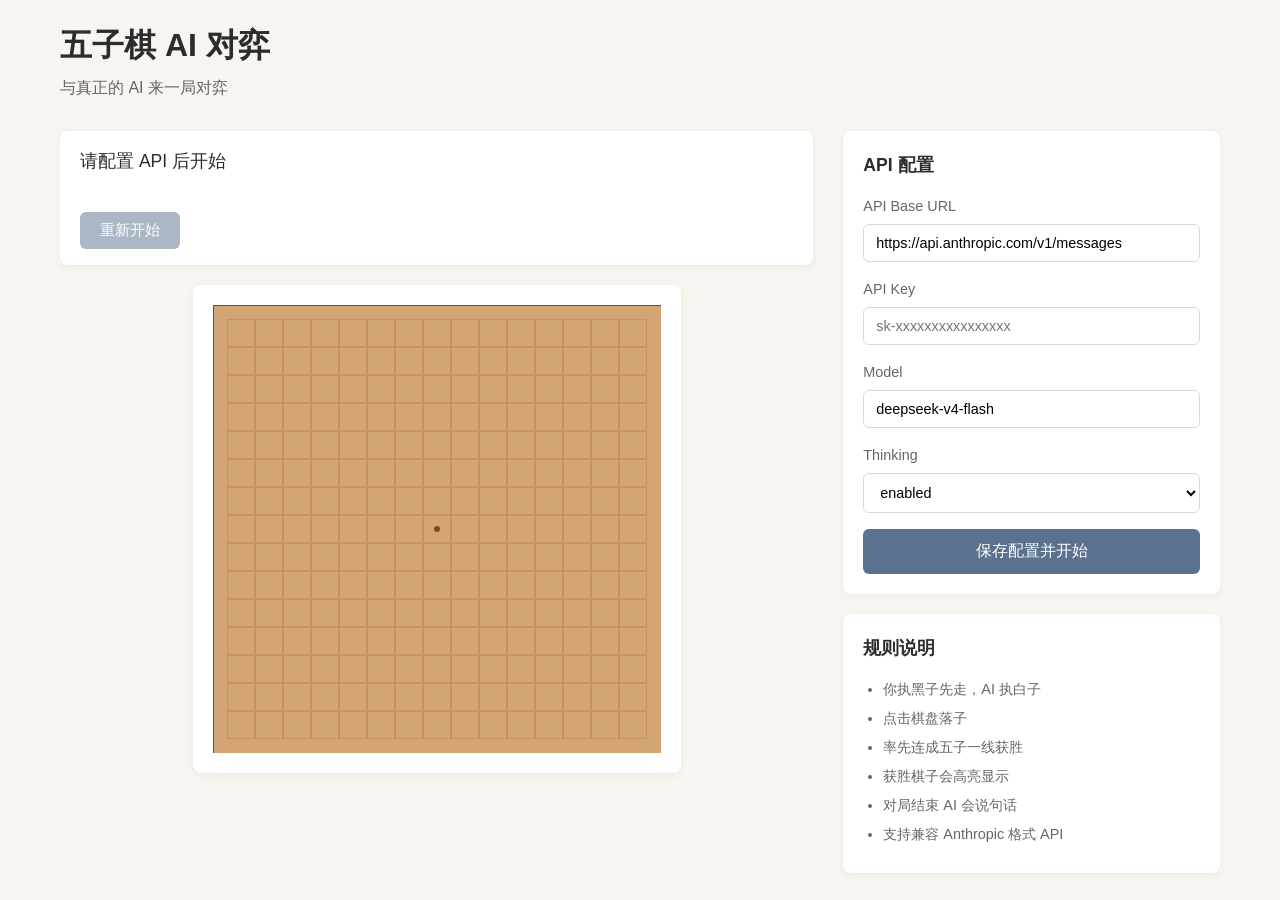
<file: index.html>
<!DOCTYPE html>
<html lang="zh-CN">
<head>
    <meta charset="UTF-8">
    <meta name="viewport" content="width=device-width, initial-scale=1.0">
    <title>五子棋 AI 对弈</title>
    <link rel="stylesheet" href="styles.css">
</head>
<body>
    <div class="container">
        <header>
            <h1>五子棋 AI 对弈</h1>
            <p class="subtitle">与真正的 AI 来一局对弈</p>
        </header>

        <main class="content">
            <div class="game-section">
                <div class="game-info">
                    <div class="status" id="status">请配置 API 后开始</div>
                    <div class="ai-comment" id="aiComment"></div>
                    <button class="restart-btn" id="restartBtn" disabled>重新开始</button>
                </div>
                <div class="board-container">
                    <div id="board" class="board"></div>
                    <div class="loading-overlay" id="loadingOverlay">
                        <div class="loading-spinner"></div>
                        <div>AI 思考中...</div>
                    </div>
                </div>
            </div>

            <aside class="sidebar">
                <div class="config-panel">
                    <h2>API 配置</h2>
                    <div class="form-group">
                        <label for="baseUrl">API Base URL</label>
                        <input type="text" id="baseUrl" placeholder="https://api.anthropic.com/v1/messages" value="https://api.anthropic.com/v1/messages">
                    </div>
                    <div class="form-group">
                        <label for="apiKey">API Key</label>
                        <input type="password" id="apiKey" placeholder="sk-xxxxxxxxxxxxxxxx">
                    </div>
                    <div class="form-group">
                        <label for="model">Model</label>
                        <input type="text" id="model" placeholder="deepseek-v4-flash" value="deepseek-v4-flash">
                    </div>
                    <div class="form-group">
                        <label for="thinkingEffort">Thinking</label>
                        <select id="thinkingEffort">
                            <option value="disabled">disabled</option>
                            <option value="enabled" selected>enabled</option>
                            <option value="effort=low">effort=low</option>
                            <option value="effort=medium">effort=medium</option>
                            <option value="effort=high">effort=high</option>
                            <option value="effort=max">effort=max</option>
                        </select>
                    </div>
                    <button class="config-btn" id="saveConfigBtn">保存配置并开始</button>
                </div>

                <div class="rules-panel">
                    <h2>规则说明</h2>
                    <ul>
                        <li>你执黑子先走，AI 执白子</li>
                        <li>点击棋盘落子</li>
                        <li>率先连成五子一线获胜</li>
                        <li>获胜棋子会高亮显示</li>
                        <li>对局结束 AI 会说句话</li>
                        <li>支持兼容 Anthropic 格式 API</li>
                    </ul>
                </div>
            </aside>
        </main>
    </div>

    <script src="game.js"></script>
    <script src="api.js"></script>
    <script src="app.js"></script>
</body>
</html>
</file>
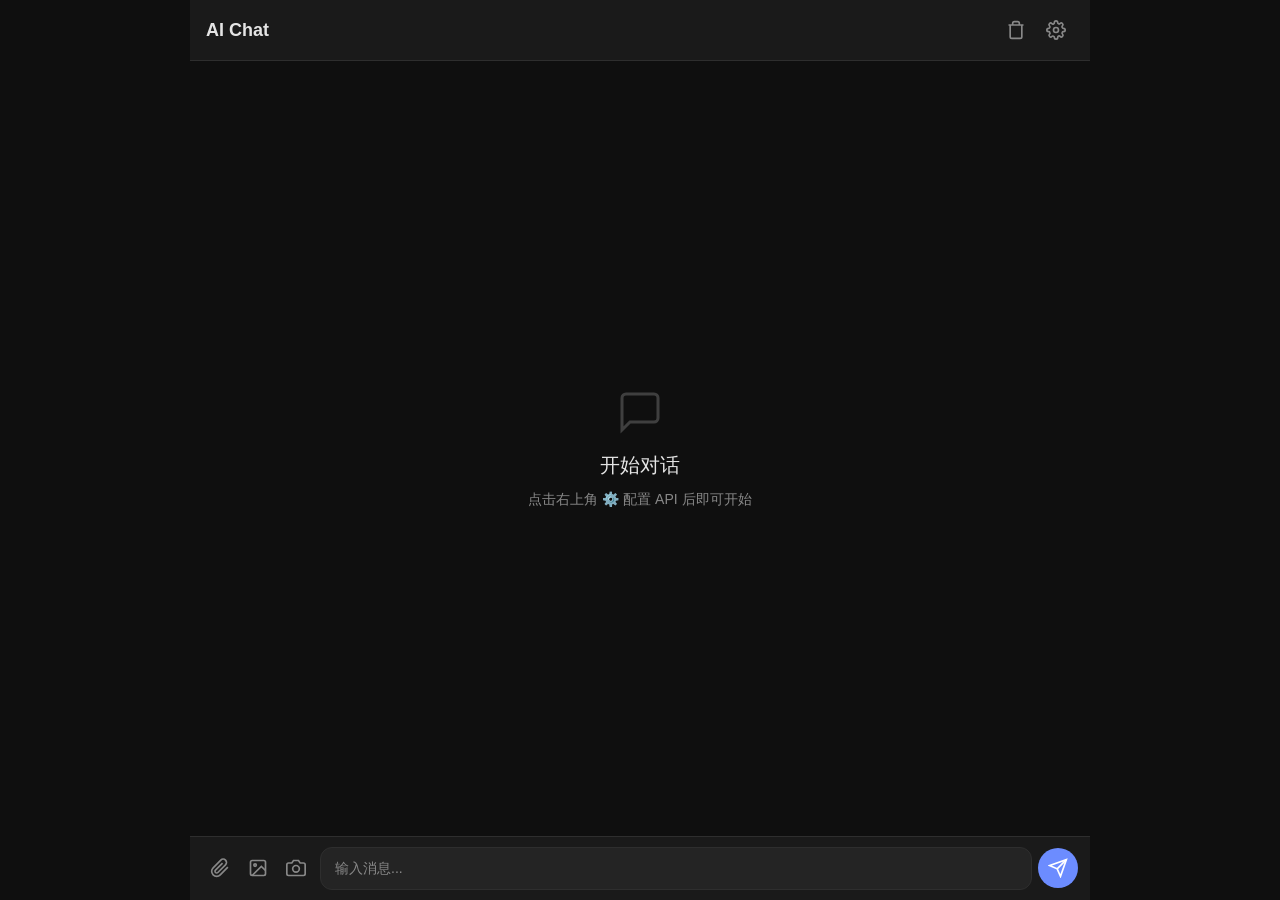
<file: chat.html>
<!DOCTYPE html>
<html lang="zh-CN">
<head>
    <meta charset="UTF-8">
    <meta name="viewport" content="width=device-width, initial-scale=1.0, maximum-scale=1.0, user-scalable=no">
    <title>AI Chat</title>
    <link rel="stylesheet" href="chat.css">
</head>
<body>
    <div class="app">
        <header class="header">
            <h1 class="header-title">AI Chat</h1>
            <div class="header-actions">
                <button class="icon-btn" id="clearBtn" title="清空对话">
                    <svg width="20" height="20" viewBox="0 0 24 24" fill="none" stroke="currentColor" stroke-width="2"><path d="M3 6h18M8 6V4a2 2 0 012-2h4a2 2 0 012 2v2m3 0v14a2 2 0 01-2 2H7a2 2 0 01-2-2V6h14z"/></svg>
                </button>
                <button class="icon-btn" id="settingsBtn" title="设置">
                    <svg width="20" height="20" viewBox="0 0 24 24" fill="none" stroke="currentColor" stroke-width="2"><circle cx="12" cy="12" r="3"/><path d="M19.4 15a1.65 1.65 0 00.33 1.82l.06.06a2 2 0 01-2.83 2.83l-.06-.06a1.65 1.65 0 00-1.82-.33 1.65 1.65 0 00-1 1.51V21a2 2 0 01-4 0v-.09A1.65 1.65 0 009 19.4a1.65 1.65 0 00-1.82.33l-.06.06a2 2 0 01-2.83-2.83l.06-.06A1.65 1.65 0 004.68 15a1.65 1.65 0 00-1.51-1H3a2 2 0 010-4h.09A1.65 1.65 0 004.6 9a1.65 1.65 0 00-.33-1.82l-.06-.06a2 2 0 012.83-2.83l.06.06A1.65 1.65 0 009 4.68a1.65 1.65 0 001-1.51V3a2 2 0 014 0v.09a1.65 1.65 0 001 1.51 1.65 1.65 0 001.82-.33l.06-.06a2 2 0 012.83 2.83l-.06.06A1.65 1.65 0 0019.4 9a1.65 1.65 0 001.51 1H21a2 2 0 010 4h-.09a1.65 1.65 0 00-1.51 1z"/></svg>
                </button>
            </div>
        </header>

        <main class="messages" id="messages">
            <div class="welcome" id="welcome">
                <div class="welcome-icon">
                    <svg width="48" height="48" viewBox="0 0 24 24" fill="none" stroke="currentColor" stroke-width="1.5"><path d="M21 15a2 2 0 01-2 2H7l-4 4V5a2 2 0 012-2h14a2 2 0 012 2z"/></svg>
                </div>
                <h2>开始对话</h2>
                <p>点击右上角 ⚙️ 配置 API 后即可开始</p>
            </div>
        </main>

        <div class="preview-bar" id="previewBar">
            <div class="preview-content" id="previewContent"></div>
            <button class="preview-remove" id="previewRemove" title="移除">&times;</button>
        </div>

        <footer class="input-area">
            <div class="input-row">
                <div class="attach-btns">
                    <button class="icon-btn" id="fileBtn" title="上传文件">
                        <svg width="20" height="20" viewBox="0 0 24 24" fill="none" stroke="currentColor" stroke-width="2"><path d="M21.44 11.05l-9.19 9.19a6 6 0 01-8.49-8.49l9.19-9.19a4 4 0 015.66 5.66l-9.2 9.19a2 2 0 01-2.83-2.83l8.49-8.48"/></svg>
                    </button>
                    <button class="icon-btn" id="imageBtn" title="上传图片">
                        <svg width="20" height="20" viewBox="0 0 24 24" fill="none" stroke="currentColor" stroke-width="2"><rect x="3" y="3" width="18" height="18" rx="2"/><circle cx="8.5" cy="8.5" r="1.5"/><path d="M21 15l-5-5L5 21"/></svg>
                    </button>
                    <button class="icon-btn" id="cameraBtn" title="拍照">
                        <svg width="20" height="20" viewBox="0 0 24 24" fill="none" stroke="currentColor" stroke-width="2"><path d="M23 19a2 2 0 01-2 2H3a2 2 0 01-2-2V8a2 2 0 012-2h4l2-3h6l2 3h4a2 2 0 012 2z"/><circle cx="12" cy="13" r="4"/></svg>
                    </button>
                </div>
                <textarea class="text-input" id="textInput" placeholder="输入消息..." rows="1"></textarea>
                <button class="send-btn" id="sendBtn" title="发送">
                    <svg width="20" height="20" viewBox="0 0 24 24" fill="none" stroke="currentColor" stroke-width="2"><line x1="22" y1="2" x2="11" y2="13"/><polygon points="22 2 15 22 11 13 2 9 22 2"/></svg>
                </button>
            </div>
        </footer>

        <input type="file" id="fileInput" hidden multiple>
        <input type="file" id="imageInput" hidden accept="image/*">
        <input type="file" id="cameraInput" hidden accept="image/*" capture="environment">
    </div>

    <!-- 设置面板 -->
    <div class="modal-overlay" id="settingsModal">
        <div class="modal">
            <div class="modal-header">
                <h2>API 设置</h2>
                <button class="icon-btn" id="closeSettings">&times;</button>
            </div>
            <div class="modal-body">
                <div class="form-group">
                    <label for="apiUrl">API 地址</label>
                    <input type="text" id="apiUrl" placeholder="https://api.openai.com/v1/chat/completions">
                </div>
                <div class="form-group">
                    <label for="apiKey">API Key</label>
                    <input type="password" id="apiKey" placeholder="sk-xxxxxxxx">
                </div>
                <div class="form-group">
                    <label for="modelName">模型名称</label>
                    <input type="text" id="modelName" placeholder="gpt-4o">
                </div>
                <div class="form-group">
                    <label for="systemPrompt">系统提示词（可选）</label>
                    <textarea id="systemPrompt" rows="3" placeholder="你是一个有帮助的助手。"></textarea>
                </div>
                <div class="form-group">
                    <label for="maxTokens">最大输出 tokens</label>
                    <input type="number" id="maxTokens" placeholder="4096" value="4096">
                </div>
                <div class="form-group">
                    <label for="apiFormat">API 格式</label>
                    <select id="apiFormat">
                        <option value="openai">OpenAI 兼容</option>
                        <option value="anthropic">Anthropic</option>
                    </select>
                </div>
                <button class="save-btn" id="saveSettings">保存设置</button>
            </div>
        </div>
    </div>

    <script src="chat.js"></script>
</body>
</html>
</file>
<file: styles.css>
/* 全局变量和重置 */
* {
    margin: 0;
    padding: 0;
    box-sizing: border-box;
}

:root {
    /* 暖木色调色板 */
    --board-bg: #d4a574;
    --board-grid: #8b4513;
    --bg-main: #f8f5f1;
    --text-main: #2c2c2c;
    --text-secondary: #666666;
    --border-color: #e0d8d0;
    --button-primary: #5a728d;
    --button-primary-hover: #4a5f75;
    --black-piece: #1a1a1a;
    --white-piece: #fcfcfc;
    --win-highlight: #e74c3c;
    --shadow: rgba(0, 0, 0, 0.2);
}

body {
    font-family: -apple-system, BlinkMacSystemFont, "Segoe UI", Roboto, "Helvetica Neue", Arial, sans-serif;
    background-color: var(--bg-main);
    color: var(--text-main);
    line-height: 1.6;
    min-height: 100vh;
}

.container {
    max-width: 1200px;
    margin: 0 auto;
    padding: 20px;
}

/* 头部 */
header {
    margin-bottom: 30px;
}

header h1 {
    font-size: 2rem;
    font-weight: 600;
    color: var(--text-main);
    margin-bottom: 4px;
}

.subtitle {
    color: var(--text-secondary);
    font-size: 1rem;
}

/* 主内容布局 */
.content {
    display: grid;
    grid-template-columns: 2fr 1fr;
    gap: 30px;
    align-items: start;
}

/* 游戏区域 */
.game-section {
    display: flex;
    flex-direction: column;
    gap: 20px;
}

.game-info {
    display: flex;
    flex-direction: column;
    gap: 8px;
    padding: 16px 20px;
    background: white;
    border-radius: 8px;
    box-shadow: 0 2px 8px rgba(0, 0, 0, 0.05);
}

.status {
    font-size: 1.1rem;
    font-weight: 500;
}

.status.waiting {
    color: var(--text-secondary);
}

.status.player-turn {
    color: var(--black-piece);
}

.status.ai-turn {
    color: var(--button-primary);
}

.status.player-win {
    color: #27ae60;
}

.status.ai-win {
    color: #e74c3c;
}

.status.draw {
    color: #f39c12;
}

.ai-comment {
    font-size: 0.95rem;
    color: var(--text-secondary);
    font-style: italic;
    min-height: 1.4em;
}

.restart-btn {
    align-self: flex-start;
    padding: 8px 20px;
    background-color: var(--button-primary);
    color: white;
    border: none;
    border-radius: 6px;
    font-size: 0.95rem;
    cursor: pointer;
    transition: background-color 0.2s;
}

.restart-btn:hover:not(:disabled) {
    background-color: var(--button-primary-hover);
}

.restart-btn:disabled {
    opacity: 0.5;
    cursor: not-allowed;
}

/* 棋盘容器 */
.board-container {
    position: relative;
    background: white;
    padding: 20px;
    border-radius: 8px;
    box-shadow: 0 2px 8px rgba(0, 0, 0, 0.05);
    display: inline-block;
    margin: 0 auto;
}

/* 棋盘 */
.board {
    background-color: var(--board-bg);
    background-image:
        linear-gradient(to right, var(--board-grid) 1px, transparent 1px),
        linear-gradient(to bottom, var(--board-grid) 1px, transparent 1px);
    display: grid;
    grid-template-columns: repeat(15, 28px);
    grid-template-rows: repeat(15, 28px);
    gap: 0;
    position: relative;
    padding: 14px;
}

/* 天元标记 */
.board::before {
    content: '';
    position: absolute;
    width: 6px;
    height: 6px;
    background-color: var(--board-grid);
    border-radius: 50%;
    top: 50%;
    left: 50%;
    transform: translate(-50%, -50%);
}

/* 棋盘交叉点单元格 */
.board-cell {
    position: relative;
    width: 28px;
    height: 28px;
    cursor: pointer;
}

/* 悬停预览 */
.board-cell:hover::before {
    content: '';
    position: absolute;
    width: 24px;
    height: 24px;
    border-radius: 50%;
    top: 50%;
    left: 50%;
    transform: translate(-50%, -50%);
    background-color: rgba(0, 0, 0, 0.12);
    pointer-events: none;
    z-index: 1;
}

.board-cell::after {
    content: '';
    position: absolute;
    top: 0;
    left: 0;
    right: 0;
    bottom: 0;
    border: 1px solid rgba(139, 69, 19, 0.2);
    pointer-events: none;
}

/* 棋子 */
.piece {
    position: absolute;
    width: 24px;
    height: 24px;
    border-radius: 50%;
    top: 50%;
    left: 50%;
    transform: translate(-50%, -50%) scale(0.6);
    opacity: 0.6;
    transition: all 0.2s ease;
}

.piece.placed {
    transform: translate(-50%, -50%) scale(1);
    opacity: 1;
}

.piece.black {
    background-color: var(--black-piece);
    box-shadow: 1px 1px 3px var(--shadow);
}

.piece.white {
    background-color: var(--white-piece);
    box-shadow: 1px 1px 3px var(--shadow);
    border: 1px solid #ddd;
}

/* 获胜棋子高亮 */
.piece.winning {
    outline: 3px solid var(--win-highlight);
    outline-offset: 2px;
}

/* 加载蒙层 */
.loading-overlay {
    position: absolute;
    top: 0;
    left: 0;
    right: 0;
    bottom: 0;
    background: rgba(255, 255, 255, 0.8);
    display: flex;
    flex-direction: column;
    align-items: center;
    justify-content: center;
    gap: 15px;
    border-radius: 8px;
    opacity: 0;
    pointer-events: none;
    transition: opacity 0.3s;
}

.loading-overlay.show {
    opacity: 1;
    pointer-events: auto;
}

.loading-spinner {
    width: 40px;
    height: 40px;
    border: 3px solid var(--border-color);
    border-top-color: var(--button-primary);
    border-radius: 50%;
    animation: spin 0.8s linear infinite;
}

@keyframes spin {
    to { transform: rotate(360deg); }
}

/* 侧边栏 */
.sidebar {
    display: flex;
    flex-direction: column;
    gap: 20px;
}

.config-panel,
.rules-panel {
    background: white;
    padding: 20px;
    border-radius: 8px;
    box-shadow: 0 2px 8px rgba(0, 0, 0, 0.05);
}

.config-panel h2,
.rules-panel h2 {
    font-size: 1.1rem;
    font-weight: 600;
    margin-bottom: 16px;
    color: var(--text-main);
}

.form-group {
    margin-bottom: 16px;
}

.form-group label {
    display: block;
    font-size: 0.9rem;
    font-weight: 500;
    margin-bottom: 6px;
    color: var(--text-secondary);
}

.form-group input {
    width: 100%;
    padding: 10px 12px;
    border: 1px solid var(--border-color);
    border-radius: 6px;
    font-size: 0.9rem;
    transition: border-color 0.2s;
}

.form-group input:focus {
    outline: none;
    border-color: var(--button-primary);
}

.form-group select {
    width: 100%;
    padding: 10px 12px;
    border: 1px solid var(--border-color);
    border-radius: 6px;
    font-size: 0.9rem;
    background: white;
    cursor: pointer;
    transition: border-color 0.2s;
}

.form-group select:focus {
    outline: none;
    border-color: var(--button-primary);
}

.config-btn {
    width: 100%;
    padding: 12px;
    background-color: var(--button-primary);
    color: white;
    border: none;
    border-radius: 6px;
    font-size: 1rem;
    cursor: pointer;
    transition: background-color 0.2s;
}

.config-btn:hover {
    background-color: var(--button-primary-hover);
}

.rules-panel ul {
    list-style: disc;
    padding-left: 20px;
    font-size: 0.9rem;
    color: var(--text-secondary);
}

.rules-panel li {
    margin-bottom: 6px;
}

/* 响应式 - 移动端 */
@media (max-width: 850px) {
    .content {
        grid-template-columns: 1fr;
    }

    .container {
        padding: 15px;
    }

    header h1 {
        font-size: 1.6rem;
    }

    .board {
        grid-template-columns: repeat(15, 22px);
        grid-template-rows: repeat(15, 22px);
        padding: 11px;
    }

    .board-cell {
        width: 22px;
        height: 22px;
    }

    .board-cell::after {
        border: 0.5px solid rgba(139, 69, 19, 0.2);
    }

    .piece {
        width: 20px;
        height: 20px;
    }

    .board-container {
        padding: 15px;
    }
}
</file>
<file: chat.css>
* {
    margin: 0;
    padding: 0;
    box-sizing: border-box;
}

:root {
    --bg: #0f0f0f;
    --surface: #1a1a1a;
    --surface-2: #242424;
    --border: #2e2e2e;
    --text: #e4e4e4;
    --text-dim: #888;
    --accent: #6c8cff;
    --accent-dim: #4a6ad4;
    --user-bg: #2a3a5c;
    --ai-bg: #1e1e1e;
    --danger: #ff5555;
    --radius: 12px;
    --radius-sm: 8px;
}

html, body {
    height: 100%;
    font-family: -apple-system, BlinkMacSystemFont, "Segoe UI", Roboto, "Helvetica Neue", Arial, sans-serif;
    background: var(--bg);
    color: var(--text);
    overflow: hidden;
}

.app {
    display: flex;
    flex-direction: column;
    height: 100%;
    max-width: 900px;
    margin: 0 auto;
}

/* Header */
.header {
    display: flex;
    align-items: center;
    justify-content: space-between;
    padding: 12px 16px;
    background: var(--surface);
    border-bottom: 1px solid var(--border);
    flex-shrink: 0;
}

.header-title {
    font-size: 18px;
    font-weight: 600;
}

.header-actions {
    display: flex;
    gap: 4px;
}

.icon-btn {
    background: none;
    border: none;
    color: var(--text-dim);
    cursor: pointer;
    padding: 8px;
    border-radius: var(--radius-sm);
    display: flex;
    align-items: center;
    justify-content: center;
    transition: background 0.15s, color 0.15s;
}

.icon-btn:hover {
    background: var(--surface-2);
    color: var(--text);
}

.icon-btn:active {
    background: var(--border);
}

/* Messages */
.messages {
    flex: 1;
    overflow-y: auto;
    padding: 16px;
    scroll-behavior: smooth;
}

.messages::-webkit-scrollbar {
    width: 4px;
}

.messages::-webkit-scrollbar-thumb {
    background: var(--border);
    border-radius: 4px;
}

.welcome {
    display: flex;
    flex-direction: column;
    align-items: center;
    justify-content: center;
    height: 100%;
    text-align: center;
    color: var(--text-dim);
    gap: 12px;
}

.welcome-icon {
    opacity: 0.4;
}

.welcome h2 {
    font-size: 20px;
    font-weight: 500;
    color: var(--text);
}

.welcome p {
    font-size: 14px;
}

/* Message bubbles */
.msg {
    display: flex;
    gap: 10px;
    margin-bottom: 16px;
    animation: fadeIn 0.2s ease;
}

@keyframes fadeIn {
    from { opacity: 0; transform: translateY(8px); }
    to { opacity: 1; transform: translateY(0); }
}

.msg.user {
    flex-direction: row-reverse;
}

.msg-avatar {
    width: 32px;
    height: 32px;
    border-radius: 50%;
    display: flex;
    align-items: center;
    justify-content: center;
    font-size: 14px;
    font-weight: 600;
    flex-shrink: 0;
}

.msg.user .msg-avatar {
    background: var(--accent);
    color: #fff;
}

.msg.assistant .msg-avatar {
    background: var(--surface-2);
    color: var(--accent);
}

.msg-body {
    max-width: 80%;
    min-width: 0;
}

.msg-bubble {
    padding: 10px 14px;
    border-radius: var(--radius);
    line-height: 1.6;
    font-size: 14px;
    word-break: break-word;
    white-space: pre-wrap;
}

.msg.user .msg-bubble {
    background: var(--user-bg);
    border-bottom-right-radius: 4px;
}

.msg.assistant .msg-bubble {
    background: var(--ai-bg);
    border: 1px solid var(--border);
    border-bottom-left-radius: 4px;
}

.msg-bubble p {
    margin: 0;
}

.msg-bubble code {
    background: rgba(255,255,255,0.08);
    padding: 2px 6px;
    border-radius: 4px;
    font-size: 13px;
    font-family: "SF Mono", "Fira Code", "Consolas", monospace;
}

.msg-bubble pre {
    background: rgba(0,0,0,0.3);
    padding: 12px;
    border-radius: var(--radius-sm);
    overflow-x: auto;
    margin: 8px 0;
}

.msg-bubble pre code {
    background: none;
    padding: 0;
}

/* Attachments in message */
.msg-attachments {
    display: flex;
    flex-wrap: wrap;
    gap: 8px;
    margin-bottom: 8px;
}

.msg-image {
    max-width: 240px;
    max-height: 240px;
    border-radius: var(--radius-sm);
    cursor: pointer;
    object-fit: cover;
}

.msg-file {
    display: flex;
    align-items: center;
    gap: 6px;
    background: rgba(255,255,255,0.06);
    padding: 6px 10px;
    border-radius: var(--radius-sm);
    font-size: 13px;
    color: var(--text-dim);
}

.msg-file svg {
    flex-shrink: 0;
}

/* Typing indicator */
.typing-indicator {
    display: flex;
    gap: 4px;
    padding: 4px 0;
}

.typing-indicator span {
    width: 6px;
    height: 6px;
    background: var(--text-dim);
    border-radius: 50%;
    animation: blink 1.4s infinite both;
}

.typing-indicator span:nth-child(2) { animation-delay: 0.2s; }
.typing-indicator span:nth-child(3) { animation-delay: 0.4s; }

@keyframes blink {
    0%, 80%, 100% { opacity: 0.3; }
    40% { opacity: 1; }
}

/* Preview bar */
.preview-bar {
    display: none;
    align-items: center;
    padding: 8px 16px;
    background: var(--surface);
    border-top: 1px solid var(--border);
    gap: 8px;
    flex-shrink: 0;
}

.preview-bar.active {
    display: flex;
}

.preview-content {
    display: flex;
    gap: 8px;
    flex: 1;
    overflow-x: auto;
    min-width: 0;
}

.preview-item {
    position: relative;
    flex-shrink: 0;
}

.preview-item img {
    height: 56px;
    border-radius: var(--radius-sm);
    object-fit: cover;
}

.preview-item .file-chip {
    display: flex;
    align-items: center;
    gap: 4px;
    background: var(--surface-2);
    padding: 6px 10px;
    border-radius: var(--radius-sm);
    font-size: 12px;
    color: var(--text-dim);
    height: 56px;
    max-width: 160px;
    overflow: hidden;
    text-overflow: ellipsis;
    white-space: nowrap;
}

.preview-remove {
    background: var(--surface-2);
    border: none;
    color: var(--text-dim);
    width: 28px;
    height: 28px;
    border-radius: 50%;
    cursor: pointer;
    font-size: 16px;
    display: flex;
    align-items: center;
    justify-content: center;
    flex-shrink: 0;
    transition: background 0.15s;
}

.preview-remove:hover {
    background: var(--danger);
    color: #fff;
}

/* Input area */
.input-area {
    padding: 10px 12px;
    background: var(--surface);
    border-top: 1px solid var(--border);
    flex-shrink: 0;
}

.input-row {
    display: flex;
    align-items: flex-end;
    gap: 6px;
}

.attach-btns {
    display: flex;
    gap: 2px;
    flex-shrink: 0;
    padding-bottom: 4px;
}

.text-input {
    flex: 1;
    background: var(--surface-2);
    border: 1px solid var(--border);
    border-radius: var(--radius);
    padding: 10px 14px;
    color: var(--text);
    font-size: 14px;
    line-height: 1.5;
    resize: none;
    max-height: 120px;
    outline: none;
    font-family: inherit;
    transition: border-color 0.15s;
}

.text-input:focus {
    border-color: var(--accent);
}

.text-input::placeholder {
    color: var(--text-dim);
}

.send-btn {
    background: var(--accent);
    border: none;
    color: #fff;
    width: 40px;
    height: 40px;
    border-radius: 50%;
    cursor: pointer;
    display: flex;
    align-items: center;
    justify-content: center;
    flex-shrink: 0;
    transition: background 0.15s, opacity 0.15s;
    margin-bottom: 2px;
}

.send-btn:hover {
    background: var(--accent-dim);
}

.send-btn:disabled {
    opacity: 0.4;
    cursor: not-allowed;
}

/* Modal */
.modal-overlay {
    display: none;
    position: fixed;
    inset: 0;
    background: rgba(0,0,0,0.6);
    z-index: 100;
    align-items: center;
    justify-content: center;
    padding: 16px;
}

.modal-overlay.active {
    display: flex;
}

.modal {
    background: var(--surface);
    border: 1px solid var(--border);
    border-radius: var(--radius);
    width: 100%;
    max-width: 440px;
    max-height: 90vh;
    overflow-y: auto;
}

.modal-header {
    display: flex;
    align-items: center;
    justify-content: space-between;
    padding: 16px 20px;
    border-bottom: 1px solid var(--border);
}

.modal-header h2 {
    font-size: 16px;
    font-weight: 600;
}

.modal-header .icon-btn {
    font-size: 22px;
    width: 32px;
    height: 32px;
}

.modal-body {
    padding: 20px;
    display: flex;
    flex-direction: column;
    gap: 14px;
}

.form-group {
    display: flex;
    flex-direction: column;
    gap: 6px;
}

.form-group label {
    font-size: 13px;
    color: var(--text-dim);
    font-weight: 500;
}

.form-group input,
.form-group textarea,
.form-group select {
    background: var(--surface-2);
    border: 1px solid var(--border);
    border-radius: var(--radius-sm);
    padding: 10px 12px;
    color: var(--text);
    font-size: 14px;
    outline: none;
    font-family: inherit;
    transition: border-color 0.15s;
}

.form-group input:focus,
.form-group textarea:focus,
.form-group select:focus {
    border-color: var(--accent);
}

.form-group textarea {
    resize: vertical;
    min-height: 60px;
}

.form-group select {
    cursor: pointer;
}

.save-btn {
    background: var(--accent);
    border: none;
    color: #fff;
    padding: 12px;
    border-radius: var(--radius-sm);
    font-size: 14px;
    font-weight: 600;
    cursor: pointer;
    transition: background 0.15s;
    margin-top: 4px;
}

.save-btn:hover {
    background: var(--accent-dim);
}

/* Error message */
.msg-error {
    color: var(--danger);
    font-size: 13px;
    padding: 8px 12px;
    background: rgba(255,85,85,0.1);
    border-radius: var(--radius-sm);
    border: 1px solid rgba(255,85,85,0.2);
}

/* Image lightbox */
.lightbox {
    display: none;
    position: fixed;
    inset: 0;
    background: rgba(0,0,0,0.9);
    z-index: 200;
    align-items: center;
    justify-content: center;
    cursor: zoom-out;
}

.lightbox.active {
    display: flex;
}

.lightbox img {
    max-width: 95%;
    max-height: 95%;
    object-fit: contain;
    border-radius: var(--radius-sm);
}

/* Mobile tweaks */
@media (max-width: 600px) {
    .header {
        padding: 10px 12px;
    }

    .header-title {
        font-size: 16px;
    }

    .messages {
        padding: 12px 8px;
    }

    .msg-body {
        max-width: 85%;
    }

    .msg-bubble {
        padding: 8px 12px;
        font-size: 14px;
    }

    .msg-image {
        max-width: 180px;
        max-height: 180px;
    }

    .input-area {
        padding: 8px;
    }

    .attach-btns {
        gap: 0;
    }

    .icon-btn {
        padding: 6px;
    }

    .text-input {
        padding: 8px 12px;
    }

    .modal {
        max-width: 100%;
        border-radius: var(--radius);
    }
}

/* Safe area for notched phones */
@supports (padding-bottom: env(safe-area-inset-bottom)) {
    .input-area {
        padding-bottom: calc(10px + env(safe-area-inset-bottom));
    }
}
</file>
